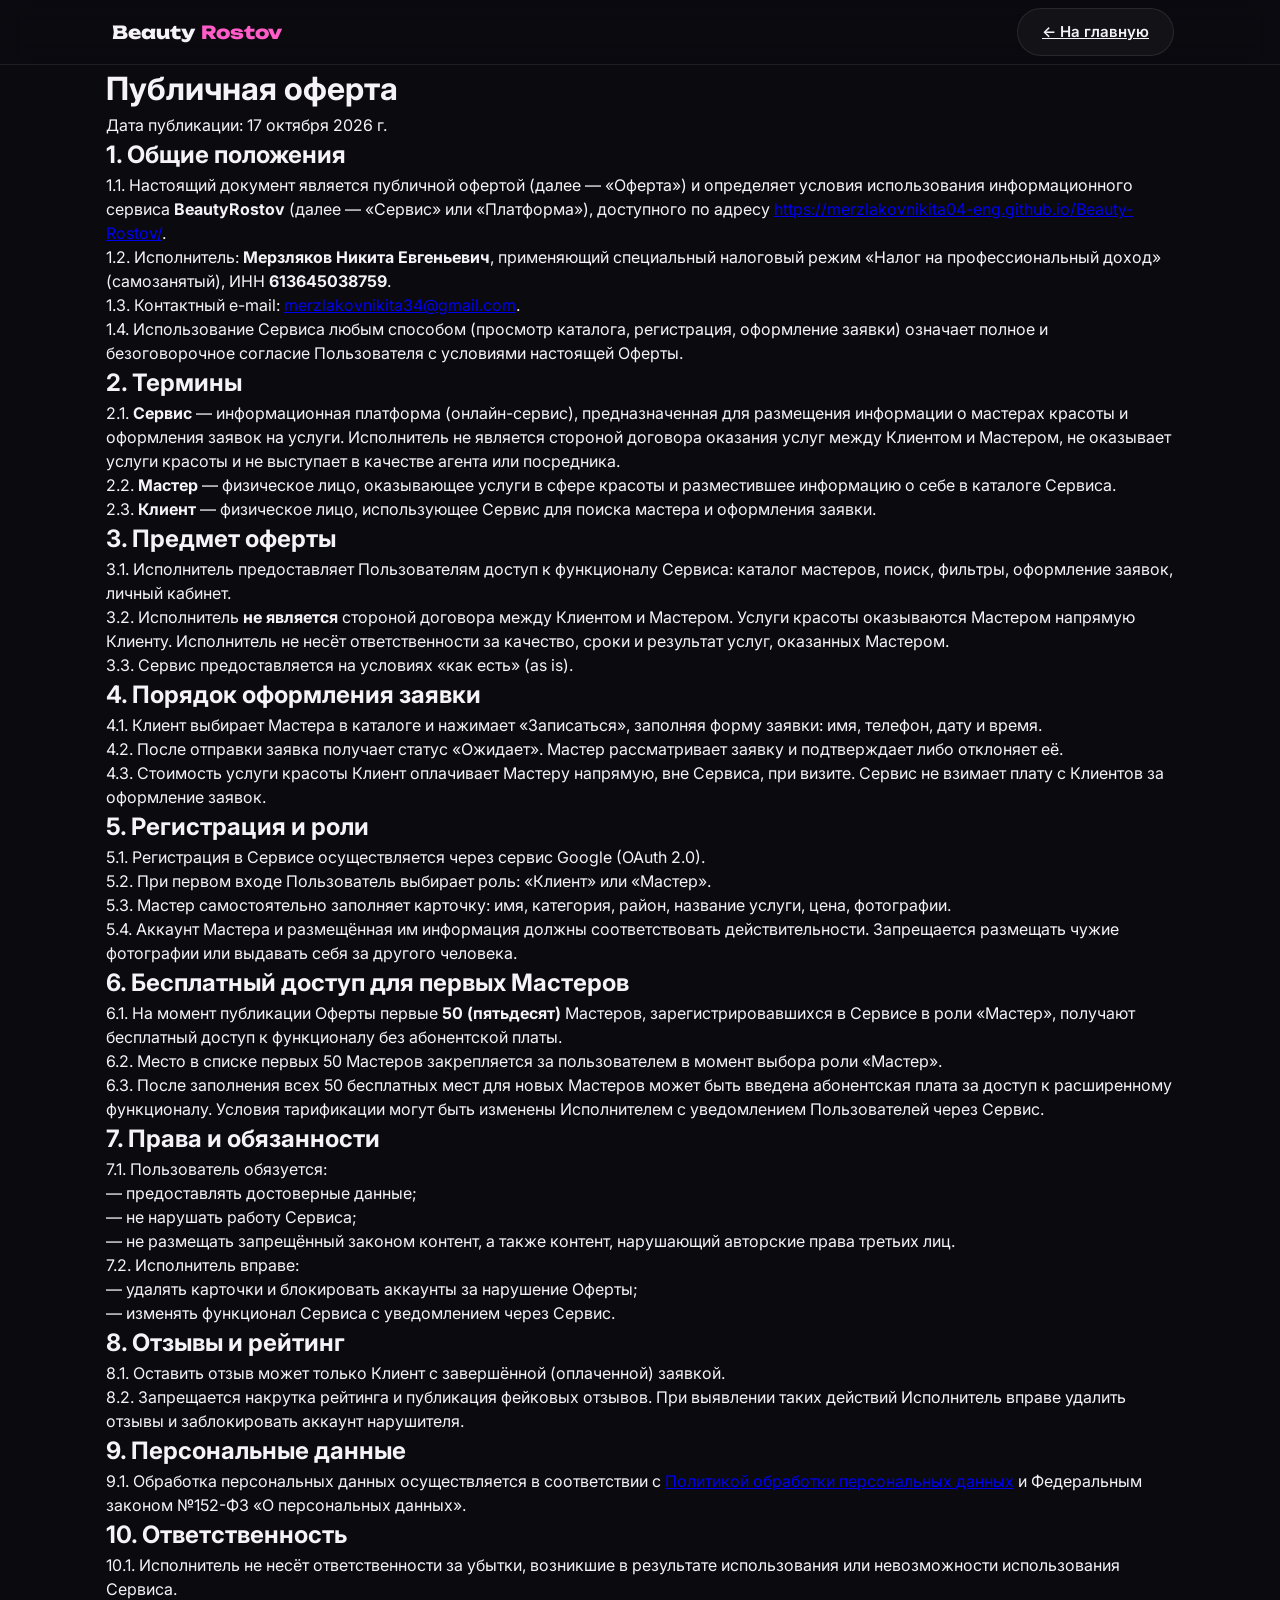
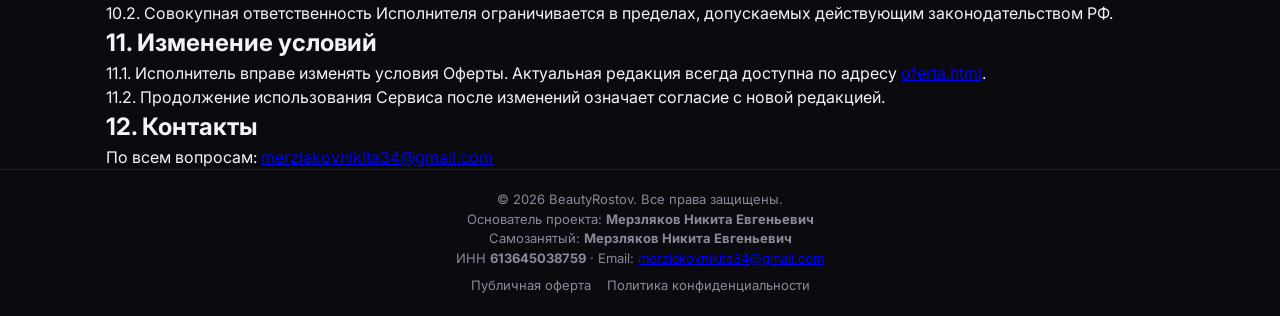
<file: oferta.html>
<!DOCTYPE html>
<html lang="ru">
<head>
  <meta charset="UTF-8" />
  <meta name="viewport" content="width=device-width, initial-scale=1.0, viewport-fit=cover" />
  <meta name="theme-color" content="#0a0a0f" />
  <title>Публичная оферта — BeautyRostov</title>
  <link rel="stylesheet" href="style.css" />
  <link rel="preconnect" href="https://fonts.googleapis.com">
  <link rel="preconnect" href="https://fonts.gstatic.com" crossorigin>
  <link href="https://fonts.googleapis.com/css2?family=Unbounded:wght@400;600;800&family=Inter:wght@400;500;600;700&display=swap" rel="stylesheet">
</head>
<body>

  <div class="aurora" aria-hidden="true"></div>

  <header class="header">
    <div class="container header__inner">
      <a href="index.html" class="logo">
        <span class="logo__dot"></span>
        Beauty<em>Rostov</em>
      </a>
      <a href="index.html" class="btn btn--glass">← На главную</a>
    </div>
  </header>

  <main class="container legal">
    <h1 class="cabinet__title">Публичная оферта</h1>
    <p class="cabinet__subtitle">Дата публикации: 17 октября 2026 г.</p>

    <div class="legal__content">

      <h2>1. Общие положения</h2>
      <p>1.1. Настоящий документ является публичной офертой (далее — «Оферта») и определяет условия использования информационного сервиса <strong>BeautyRostov</strong> (далее — «Сервис» или «Платформа»), доступного по адресу <a href="https://merzlakovnikita04-eng.github.io/Beauty-Rostov/">https://merzlakovnikita04-eng.github.io/Beauty-Rostov/</a>.</p>
      <p>1.2. Исполнитель: <strong>Мерзляков Никита Евгеньевич</strong>, применяющий специальный налоговый режим «Налог на профессиональный доход» (самозанятый), ИНН <strong>613645038759</strong>.</p>
      <p>1.3. Контактный e-mail: <a href="mailto:merzlakovnikita34@gmail.com">merzlakovnikita34@gmail.com</a>.</p>
      <p>1.4. Использование Сервиса любым способом (просмотр каталога, регистрация, оформление заявки) означает полное и безоговорочное согласие Пользователя с условиями настоящей Оферты.</p>

      <h2>2. Термины</h2>
      <p>2.1. <strong>Сервис</strong> — информационная платформа (онлайн-сервис), предназначенная для размещения информации о мастерах красоты и оформления заявок на услуги. Исполнитель не является стороной договора оказания услуг между Клиентом и Мастером, не оказывает услуги красоты и не выступает в качестве агента или посредника.</p>
      <p>2.2. <strong>Мастер</strong> — физическое лицо, оказывающее услуги в сфере красоты и разместившее информацию о себе в каталоге Сервиса.</p>
      <p>2.3. <strong>Клиент</strong> — физическое лицо, использующее Сервис для поиска мастера и оформления заявки.</p>

      <h2>3. Предмет оферты</h2>
      <p>3.1. Исполнитель предоставляет Пользователям доступ к функционалу Сервиса: каталог мастеров, поиск, фильтры, оформление заявок, личный кабинет.</p>
      <p>3.2. Исполнитель <strong>не является</strong> стороной договора между Клиентом и Мастером. Услуги красоты оказываются Мастером напрямую Клиенту. Исполнитель не несёт ответственности за качество, сроки и результат услуг, оказанных Мастером.</p>
      <p>3.3. Сервис предоставляется на условиях «как есть» (as is).</p>

      <h2>4. Порядок оформления заявки</h2>
      <p>4.1. Клиент выбирает Мастера в каталоге и нажимает «Записаться», заполняя форму заявки: имя, телефон, дату и время.</p>
      <p>4.2. После отправки заявка получает статус «Ожидает». Мастер рассматривает заявку и подтверждает либо отклоняет её.</p>
      <p>4.3. Стоимость услуги красоты Клиент оплачивает Мастеру напрямую, вне Сервиса, при визите. Сервис не взимает плату с Клиентов за оформление заявок.</p>

      <h2>5. Регистрация и роли</h2>
      <p>5.1. Регистрация в Сервисе осуществляется через сервис Google (OAuth 2.0).</p>
      <p>5.2. При первом входе Пользователь выбирает роль: «Клиент» или «Мастер».</p>
      <p>5.3. Мастер самостоятельно заполняет карточку: имя, категория, район, название услуги, цена, фотографии.</p>
      <p>5.4. Аккаунт Мастера и размещённая им информация должны соответствовать действительности. Запрещается размещать чужие фотографии или выдавать себя за другого человека.</p>

      <h2>6. Бесплатный доступ для первых Мастеров</h2>
      <p>6.1. На момент публикации Оферты первые <strong>50 (пятьдесят)</strong> Мастеров, зарегистрировавшихся в Сервисе в роли «Мастер», получают бесплатный доступ к функционалу без абонентской платы.</p>
      <p>6.2. Место в списке первых 50 Мастеров закрепляется за пользователем в момент выбора роли «Мастер».</p>
      <p>6.3. После заполнения всех 50 бесплатных мест для новых Мастеров может быть введена абонентская плата за доступ к расширенному функционалу. Условия тарификации могут быть изменены Исполнителем с уведомлением Пользователей через Сервис.</p>

      <h2>7. Права и обязанности</h2>
      <p>7.1. Пользователь обязуется:</p>
      <p>— предоставлять достоверные данные;<br>
      — не нарушать работу Сервиса;<br>
      — не размещать запрещённый законом контент, а также контент, нарушающий авторские права третьих лиц.</p>
      <p>7.2. Исполнитель вправе:</p>
      <p>— удалять карточки и блокировать аккаунты за нарушение Оферты;<br>
      — изменять функционал Сервиса с уведомлением через Сервис.</p>

      <h2>8. Отзывы и рейтинг</h2>
      <p>8.1. Оставить отзыв может только Клиент с завершённой (оплаченной) заявкой.</p>
      <p>8.2. Запрещается накрутка рейтинга и публикация фейковых отзывов. При выявлении таких действий Исполнитель вправе удалить отзывы и заблокировать аккаунт нарушителя.</p>

      <h2>9. Персональные данные</h2>
      <p>9.1. Обработка персональных данных осуществляется в соответствии с <a href="privacy.html">Политикой обработки персональных данных</a> и Федеральным законом №152-ФЗ «О персональных данных».</p>

      <h2>10. Ответственность</h2>
      <p>10.1. Исполнитель не несёт ответственности за убытки, возникшие в результате использования или невозможности использования Сервиса.</p>
      <p>10.2. Совокупная ответственность Исполнителя ограничивается в пределах, допускаемых действующим законодательством РФ.</p>

      <h2>11. Изменение условий</h2>
      <p>11.1. Исполнитель вправе изменять условия Оферты. Актуальная редакция всегда доступна по адресу <a href="oferta.html">oferta.html</a>.</p>
      <p>11.2. Продолжение использования Сервиса после изменений означает согласие с новой редакцией.</p>

      <h2>12. Контакты</h2>
      <p>По всем вопросам: <a href="mailto:merzlakovnikita34@gmail.com">merzlakovnikita34@gmail.com</a></p>

    </div>
  </main>

  <footer class="footer">
    <div class="container footer__inner">
      <p class="footer__copy">© 2026 BeautyRostov. Все права защищены.</p>
      <p class="footer__requisites">
        Основатель проекта: <strong>Мерзляков Никита Евгеньевич</strong><br>
        Самозанятый: <strong>Мерзляков Никита Евгеньевич</strong><br>
        ИНН <strong>613645038759</strong> · Email: <a href="mailto:merzlakovnikita34@gmail.com">merzlakovnikita34@gmail.com</a>
      </p>
      <nav class="footer__links">
        <a href="oferta.html">Публичная оферта</a>
        <a href="privacy.html">Политика конфиденциальности</a>
      </nav>
    </div>
  </footer>

</body>
</html>
</file>
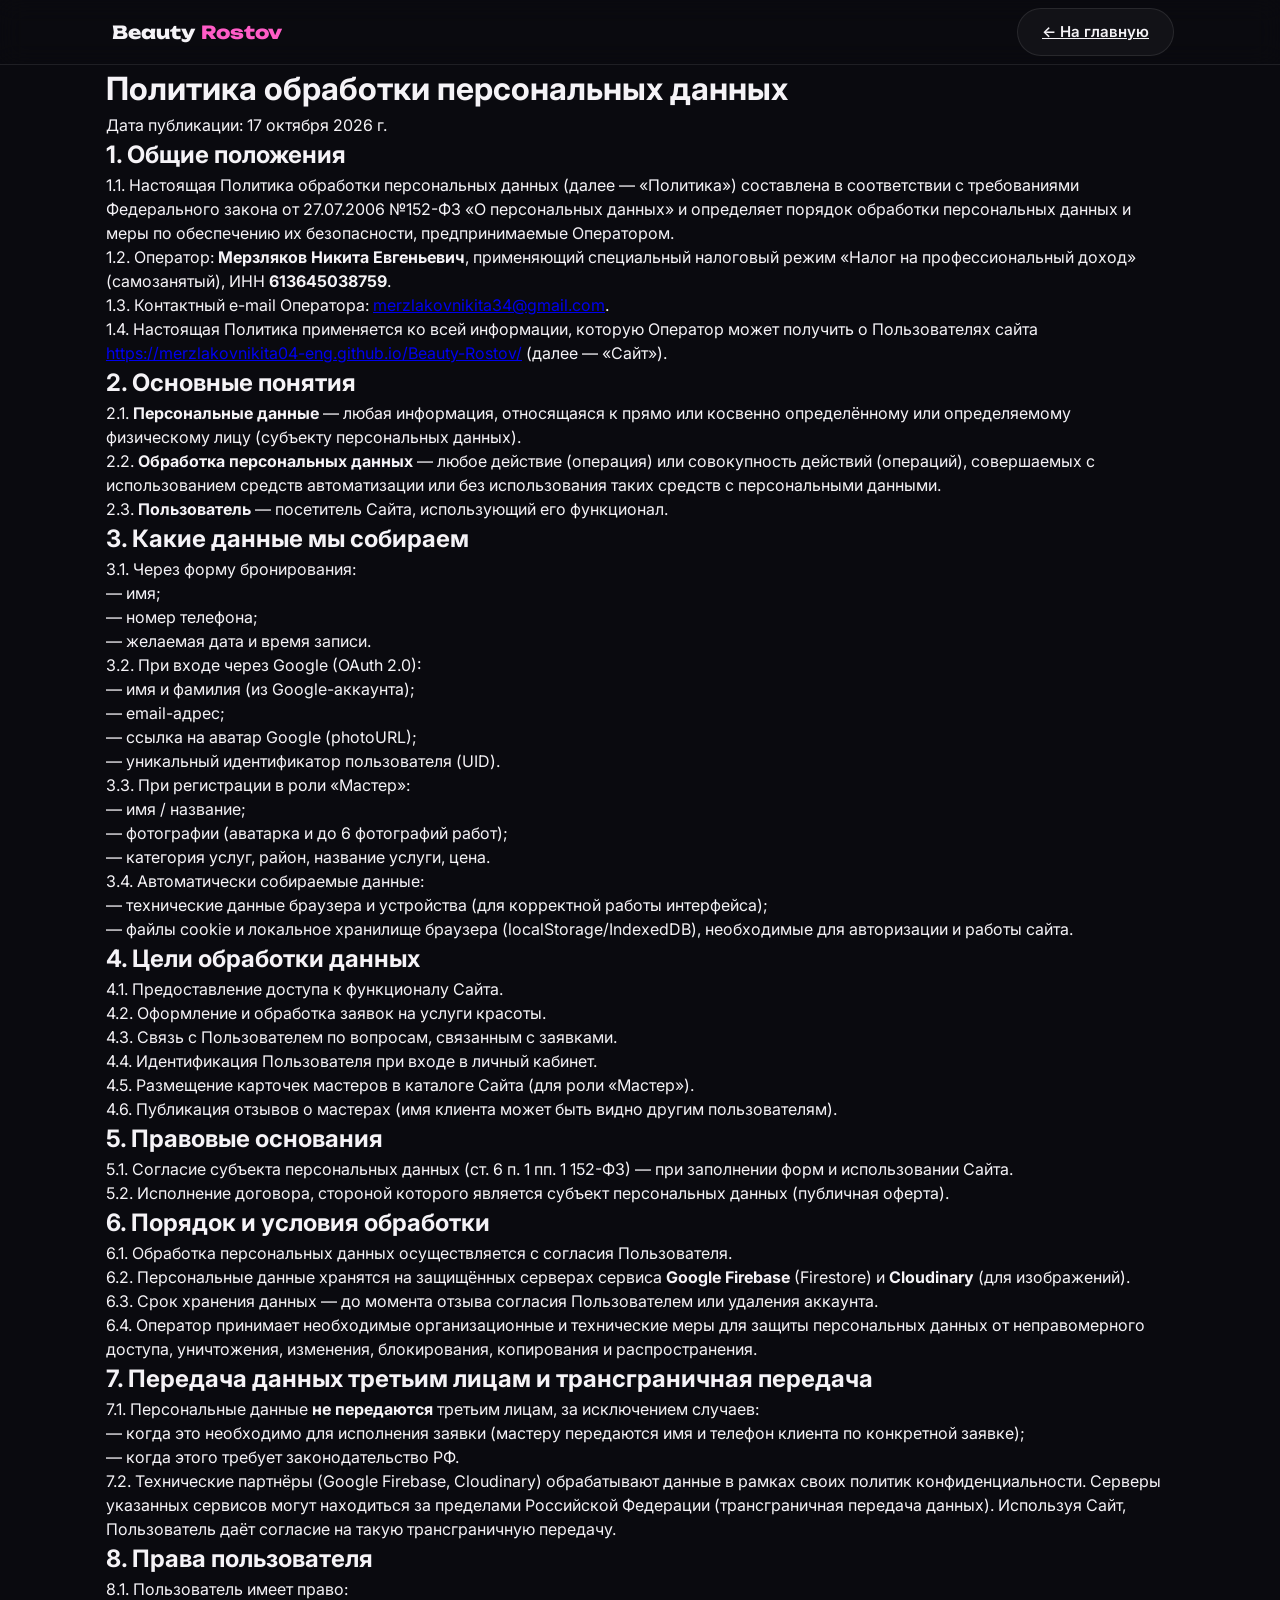
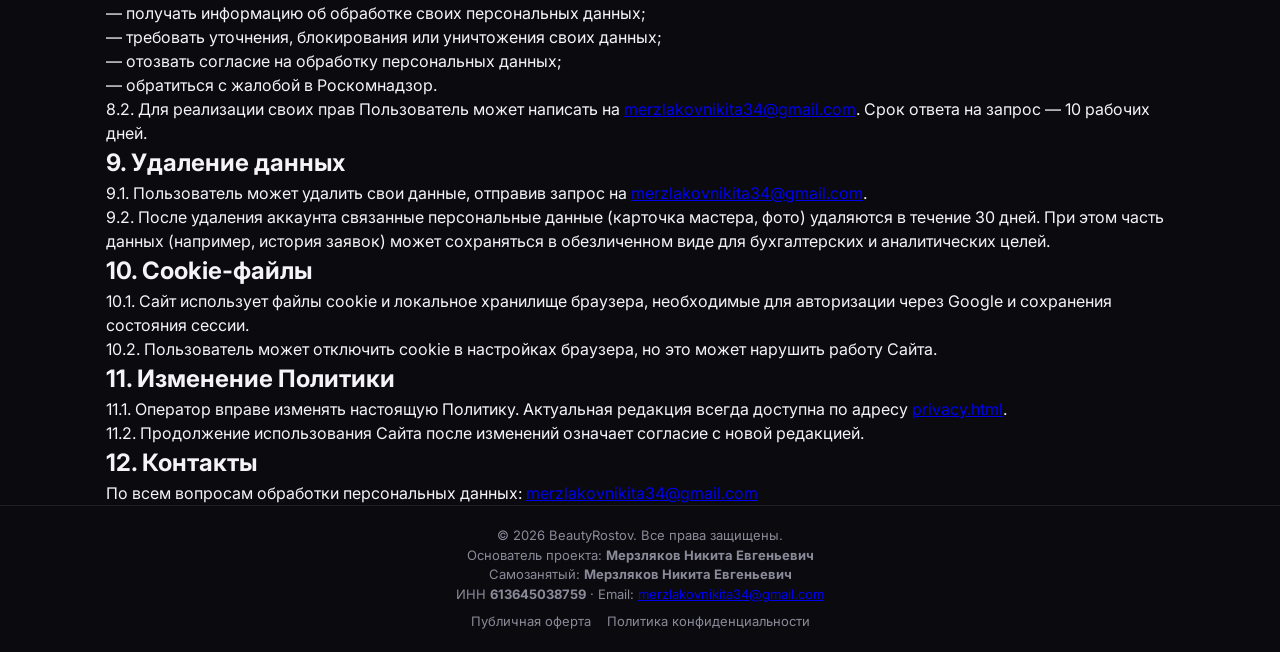
<file: privacy.html>
<!DOCTYPE html>
<html lang="ru">
<head>
  <meta charset="UTF-8" />
  <meta name="viewport" content="width=device-width, initial-scale=1.0, viewport-fit=cover" />
  <meta name="theme-color" content="#0a0a0f" />
  <title>Политика конфиденциальности — BeautyRostov</title>
  <link rel="stylesheet" href="style.css" />
  <link rel="preconnect" href="https://fonts.googleapis.com">
  <link rel="preconnect" href="https://fonts.gstatic.com" crossorigin>
  <link href="https://fonts.googleapis.com/css2?family=Unbounded:wght@400;600;800&family=Inter:wght@400;500;600;700&display=swap" rel="stylesheet">
</head>
<body>

  <div class="aurora" aria-hidden="true"></div>

  <header class="header">
    <div class="container header__inner">
      <a href="index.html" class="logo">
        <span class="logo__dot"></span>
        Beauty<em>Rostov</em>
      </a>
      <a href="index.html" class="btn btn--glass">← На главную</a>
    </div>
  </header>

  <main class="container legal">
    <h1 class="cabinet__title">Политика обработки персональных данных</h1>
    <p class="cabinet__subtitle">Дата публикации: 17 октября 2026 г.</p>

    <div class="legal__content">

      <h2>1. Общие положения</h2>
      <p>1.1. Настоящая Политика обработки персональных данных (далее — «Политика») составлена в соответствии с требованиями Федерального закона от 27.07.2006 №152-ФЗ «О персональных данных» и определяет порядок обработки персональных данных и меры по обеспечению их безопасности, предпринимаемые Оператором.</p>
      <p>1.2. Оператор: <strong>Мерзляков Никита Евгеньевич</strong>, применяющий специальный налоговый режим «Налог на профессиональный доход» (самозанятый), ИНН <strong>613645038759</strong>.</p>
      <p>1.3. Контактный e-mail Оператора: <a href="mailto:merzlakovnikita34@gmail.com">merzlakovnikita34@gmail.com</a>.</p>
      <p>1.4. Настоящая Политика применяется ко всей информации, которую Оператор может получить о Пользователях сайта <a href="https://merzlakovnikita04-eng.github.io/Beauty-Rostov/">https://merzlakovnikita04-eng.github.io/Beauty-Rostov/</a> (далее — «Сайт»).</p>

      <h2>2. Основные понятия</h2>
      <p>2.1. <strong>Персональные данные</strong> — любая информация, относящаяся к прямо или косвенно определённому или определяемому физическому лицу (субъекту персональных данных).</p>
      <p>2.2. <strong>Обработка персональных данных</strong> — любое действие (операция) или совокупность действий (операций), совершаемых с использованием средств автоматизации или без использования таких средств с персональными данными.</p>
      <p>2.3. <strong>Пользователь</strong> — посетитель Сайта, использующий его функционал.</p>

      <h2>3. Какие данные мы собираем</h2>
      <p>3.1. Через форму бронирования:</p>
      <p>— имя;<br>
      — номер телефона;<br>
      — желаемая дата и время записи.</p>
      <p>3.2. При входе через Google (OAuth 2.0):</p>
      <p>— имя и фамилия (из Google-аккаунта);<br>
      — email-адрес;<br>
      — ссылка на аватар Google (photoURL);<br>
      — уникальный идентификатор пользователя (UID).</p>
      <p>3.3. При регистрации в роли «Мастер»:</p>
      <p>— имя / название;<br>
      — фотографии (аватарка и до 6 фотографий работ);<br>
      — категория услуг, район, название услуги, цена.</p>
      <p>3.4. Автоматически собираемые данные:</p>
      <p>— технические данные браузера и устройства (для корректной работы интерфейса);<br>
      — файлы cookie и локальное хранилище браузера (localStorage/IndexedDB), необходимые для авторизации и работы сайта.</p>

      <h2>4. Цели обработки данных</h2>
      <p>4.1. Предоставление доступа к функционалу Сайта.</p>
      <p>4.2. Оформление и обработка заявок на услуги красоты.</p>
      <p>4.3. Связь с Пользователем по вопросам, связанным с заявками.</p>
      <p>4.4. Идентификация Пользователя при входе в личный кабинет.</p>
      <p>4.5. Размещение карточек мастеров в каталоге Сайта (для роли «Мастер»).</p>
      <p>4.6. Публикация отзывов о мастерах (имя клиента может быть видно другим пользователям).</p>

      <h2>5. Правовые основания</h2>
      <p>5.1. Согласие субъекта персональных данных (ст. 6 п. 1 пп. 1 152-ФЗ) — при заполнении форм и использовании Сайта.</p>
      <p>5.2. Исполнение договора, стороной которого является субъект персональных данных (публичная оферта).</p>

      <h2>6. Порядок и условия обработки</h2>
      <p>6.1. Обработка персональных данных осуществляется с согласия Пользователя.</p>
      <p>6.2. Персональные данные хранятся на защищённых серверах сервиса <strong>Google Firebase</strong> (Firestore) и <strong>Cloudinary</strong> (для изображений).</p>
      <p>6.3. Срок хранения данных — до момента отзыва согласия Пользователем или удаления аккаунта.</p>
      <p>6.4. Оператор принимает необходимые организационные и технические меры для защиты персональных данных от неправомерного доступа, уничтожения, изменения, блокирования, копирования и распространения.</p>

      <h2>7. Передача данных третьим лицам и трансграничная передача</h2>
      <p>7.1. Персональные данные <strong>не передаются</strong> третьим лицам, за исключением случаев:</p>
      <p>— когда это необходимо для исполнения заявки (мастеру передаются имя и телефон клиента по конкретной заявке);<br>
      — когда этого требует законодательство РФ.</p>
      <p>7.2. Технические партнёры (Google Firebase, Cloudinary) обрабатывают данные в рамках своих политик конфиденциальности. Серверы указанных сервисов могут находиться за пределами Российской Федерации (трансграничная передача данных). Используя Сайт, Пользователь даёт согласие на такую трансграничную передачу.</p>

      <h2>8. Права пользователя</h2>
      <p>8.1. Пользователь имеет право:</p>
      <p>— получать информацию об обработке своих персональных данных;<br>
      — требовать уточнения, блокирования или уничтожения своих данных;<br>
      — отозвать согласие на обработку персональных данных;<br>
      — обратиться с жалобой в Роскомнадзор.</p>
      <p>8.2. Для реализации своих прав Пользователь может написать на <a href="mailto:merzlakovnikita34@gmail.com">merzlakovnikita34@gmail.com</a>. Срок ответа на запрос — 10 рабочих дней.</p>

      <h2>9. Удаление данных</h2>
      <p>9.1. Пользователь может удалить свои данные, отправив запрос на <a href="mailto:merzlakovnikita34@gmail.com">merzlakovnikita34@gmail.com</a>.</p>
      <p>9.2. После удаления аккаунта связанные персональные данные (карточка мастера, фото) удаляются в течение 30 дней. При этом часть данных (например, история заявок) может сохраняться в обезличенном виде для бухгалтерских и аналитических целей.</p>

      <h2>10. Cookie-файлы</h2>
      <p>10.1. Сайт использует файлы cookie и локальное хранилище браузера, необходимые для авторизации через Google и сохранения состояния сессии.</p>
      <p>10.2. Пользователь может отключить cookie в настройках браузера, но это может нарушить работу Сайта.</p>

      <h2>11. Изменение Политики</h2>
      <p>11.1. Оператор вправе изменять настоящую Политику. Актуальная редакция всегда доступна по адресу <a href="privacy.html">privacy.html</a>.</p>
      <p>11.2. Продолжение использования Сайта после изменений означает согласие с новой редакцией.</p>

      <h2>12. Контакты</h2>
      <p>По всем вопросам обработки персональных данных: <a href="mailto:merzlakovnikita34@gmail.com">merzlakovnikita34@gmail.com</a></p>

    </div>
  </main>

  <footer class="footer">
    <div class="container footer__inner">
      <p class="footer__copy">© 2026 BeautyRostov. Все права защищены.</p>
      <p class="footer__requisites">
        Основатель проекта: <strong>Мерзляков Никита Евгеньевич</strong><br>
        Самозанятый: <strong>Мерзляков Никита Евгеньевич</strong><br>
        ИНН <strong>613645038759</strong> · Email: <a href="mailto:merzlakovnikita34@gmail.com">merzlakovnikita34@gmail.com</a>
      </p>
      <nav class="footer__links">
        <a href="oferta.html">Публичная оферта</a>
        <a href="privacy.html">Политика конфиденциальности</a>
      </nav>
    </div>
  </footer>

</body>
</html>
</file>
<file: style.css>
:root {
  --bg: #0a0a0f; --bg-2: #101018;
  --surface: rgba(255, 255, 255, 0.04); --border: rgba(255, 255, 255, 0.09);
  --text: #f5f3f7; --text-muted: #8b8a99; --neon: #ff5cc7;
  --gradient: linear-gradient(135deg, #ff5cc7 0%, #7c5cff 50%, #4de0ff 100%);
  --radius: 20px; --radius-sm: 12px;
}

*, *::before, *::after { box-sizing: border-box; margin: 0; padding: 0; }
body { font-family: 'Inter', sans-serif; background: var(--bg); color: var(--text); line-height: 1.5; min-height: 100vh; display: flex; flex-direction: column; }
main { flex: 1; }
.container { max-width: 1100px; margin: 0 auto; padding: 0 16px; width: 100%; }

/* Шапка */
.header { position: sticky; top: 0; z-index: 50; background: rgba(10, 10, 15, 0.8); backdrop-filter: blur(12px); border-bottom: 1px solid var(--border); }
.header__inner { display: flex; align-items: center; justify-content: space-between; height: 64px; }
.logo { font-family: 'Unbounded', sans-serif; font-weight: 800; font-size: 18px; color: var(--text); text-decoration: none; display: flex; align-items: center; gap: 6px; }
.logo em { color: var(--neon); font-style: normal; }
.user-menu { position: relative; }
.user-menu__trigger { background: none; border: none; padding: 0; cursor: pointer; border-radius: 50%; overflow: hidden; width: 40px; height: 40px; display: block; }
.user-menu__avatar { width: 40px !important; height: 40px !important; object-fit: cover !important; border-radius: 50% !important; border: 2px solid var(--border); display: block !important; }
.user-menu__dropdown { position: absolute; top: 50px; right: 0; min-width: 180px; background: #16161f; border: 1px solid var(--border); border-radius: 12px; padding: 6px; box-shadow: 0 10px 30px rgba(0,0,0,0.8); display: flex; flex-direction: column; }
.user-menu__dropdown[hidden] { display: none !important; }
.user-menu__item { padding: 10px; color: var(--text); text-decoration: none; background: none; border: none; text-align: left; cursor: pointer; border-radius: 6px; font-size: 14px; }
.user-menu__item--danger { color: #ff6b6b; }

/* Кнопки */
.btn { font-family: inherit; font-weight: 600; font-size: 15px; border: none; cursor: pointer; border-radius: 99px; padding: 12px 24px; transition: 0.3s; display: inline-flex; align-items: center; justify-content: center; }
.btn--glass { background: var(--surface); color: var(--text); border: 1px solid var(--border); }
.btn--primary { background: var(--gradient); color: #fff; }
.btn--block { width: 100%; }
.btn--google { background: #fff; color: #000; width: 100%; }

/* Главная */
.hero { text-align: center; padding: 60px 0 40px; }
.hero__title { font-family: 'Unbounded', sans-serif; font-size: clamp(32px, 8vw, 56px); line-height: 1.1; margin-bottom: 16px; }
.gradient-text { background: var(--gradient); -webkit-background-clip: text; color: transparent; }
.hero__subtitle { color: var(--text-muted); font-size: 15px; max-width: 400px; margin: 0 auto; }

/* Фильтры */
.filters { margin-top: 30px; display: flex; flex-direction: column; gap: 16px; }
.filters__label { font-size: 11px; font-weight: 700; text-transform: uppercase; color: var(--text-muted); margin-bottom: 8px; display: block; }
.chips { display: flex; gap: 8px; overflow-x: auto; padding-bottom: 8px; }
.chip { flex-shrink: 0; background: var(--surface); color: var(--text); border: 1px solid var(--border); padding: 8px 16px; border-radius: 99px; cursor: pointer; font-size: 14px; }
.chip--active { background: var(--text); color: var(--bg); border-color: var(--text); }
.catalog-tools { display: flex; flex-direction: column; gap: 12px; margin-top: 20px; }
.form__input { width: 100%; padding: 14px 16px; background: var(--surface); border: 1px solid var(--border); border-radius: var(--radius-sm); color: var(--text); font-size: 16px; outline: none; }

/* Каталог */
.masters-grid { display: grid; grid-template-columns: 1fr; gap: 20px; margin: 30px 0 80px; }
.master-card { background: var(--surface); border: 1px solid var(--border); border-radius: var(--radius); overflow: hidden; display: flex; flex-direction: column; }
.master-card__photo { width: 100%; aspect-ratio: 4 / 5; object-fit: cover; }
.master-card__body { padding: 16px; display: flex; flex-direction: column; gap: 8px; }
.master-card__name { font-family: 'Unbounded', sans-serif; font-size: 16px; }
.master-card__rating { color: #c8ff5c; font-size: 13px; font-weight: 700; }
.master-card__meta { color: var(--text-muted); font-size: 14px; }
.master-card__price { font-size: 15px; font-weight: 600; }

/* Миниатюры работ (каталог) */
.master-card__works { display: flex !important; gap: 6px !important; overflow-x: auto !important; margin-top: 8px !important; }
.work-thumb { width: 60px !important; height: 60px !important; border-radius: 8px !important; object-fit: cover !important; border: 1px solid var(--border) !important; cursor: pointer !important; transition: transform 0.2s; }
.work-thumb:hover { transform: scale(1.05); }

/* Модалки */
.modal { position: fixed; inset: 0; display: none; z-index: 100; align-items: flex-end; justify-content: center; }
.modal.is-open { display: flex; }
.modal__overlay { position: absolute; inset: 0; background: rgba(0, 0, 0, 0.8); }
.modal__content { position: relative; width: 100%; max-width: 500px; background: var(--bg-2); border-radius: 24px 24px 0 0; padding: 24px 20px; max-height: 90vh; overflow-y: auto; border-top: 2px solid var(--neon); }
.modal__close { position: absolute; top: 16px; right: 16px; background: none; border: none; color: var(--text); font-size: 24px; cursor: pointer; }
.modal__title { font-family: 'Unbounded', sans-serif; font-size: 20px; margin-bottom: 8px; }

/* Формы */
.form { display: flex; flex-direction: column; gap: 14px; }
.form__row { display: grid; grid-template-columns: 1fr 1fr; gap: 12px; }
.form__label { display: flex; flex-direction: column; gap: 6px; font-size: 13px; color: var(--text-muted); }
.form__check { display: flex; align-items: center; gap: 10px; font-size: 12px; color: var(--text-muted); }
.form__check a { color: var(--neon); }
.calc { background: var(--surface); padding: 16px; border-radius: var(--radius-sm); }
.calc__row { display: flex; justify-content: space-between; font-size: 14px; }

/* Футер */
.footer { border-top: 1px solid var(--border); padding: 20px 0; text-align: center; color: var(--text-muted); font-size: 13px; margin-top: auto; }
.footer__links { display: flex; gap: 16px; justify-content: center; margin-top: 8px; }
.footer__links a { color: var(--text-muted); text-decoration: none; }

/* Тост */
.toast { position: fixed; bottom: 20px; left: 50%; transform: translate(-50%, 100px); background: #16161f; border: 1px solid var(--neon); color: var(--text); padding: 12px 24px; border-radius: 99px; opacity: 0; transition: 0.3s; z-index: 200; pointer-events: none; }
.toast.is-visible { transform: translate(-50%, 0); opacity: 1; }

/* =========================================
   ИДЕАЛЬНЫЙ ЛАЙТБОКС (ФИКСИРОВАННЫЙ)
   ========================================= */
#lightbox {
  position: fixed !important;
  top: 0 !important;
  left: 0 !important;
  width: 100vw !important;
  height: 100vh !important;
  background: rgba(0, 0, 0, 0.95) !important;
  z-index: 99999 !important;
  display: none;
  align-items: center;
  justify-content: center;
  cursor: zoom-out;
  opacity: 0;
  transition: opacity 0.3s ease;
  pointer-events: none; /* Чтобы не мешал, когда скрыт */
}

#lightbox.is-open {
  display: flex !important;
  opacity: 1;
  pointer-events: auto;
}

#lightbox img {
  max-width: 90vw !important;
  max-height: 90vh !important;
  object-fit: contain !important;
  border-radius: 12px;
  box-shadow: 0 0 40px rgba(0,0,0,0.8);
  transform: scale(0.95);
  transition: transform 0.3s ease;
}

#lightbox.is-open img {
  transform: scale(1);
}

/* Адаптив */
@media (min-width: 640px) {
  .masters-grid { grid-template-columns: repeat(2, 1fr); }
  .modal { align-items: center; }
  .modal__content { border-radius: 24px; border-top: none; border: 1px solid var(--border); }
  .catalog-tools { flex-direction: row; }
  .catalog-tools__search { flex: 1; }
  .catalog-tools__select { width: 200px; }
}
@media (min-width: 1024px) {
  .masters-grid { grid-template-columns: repeat(3, 1fr); }
  }
</file>
